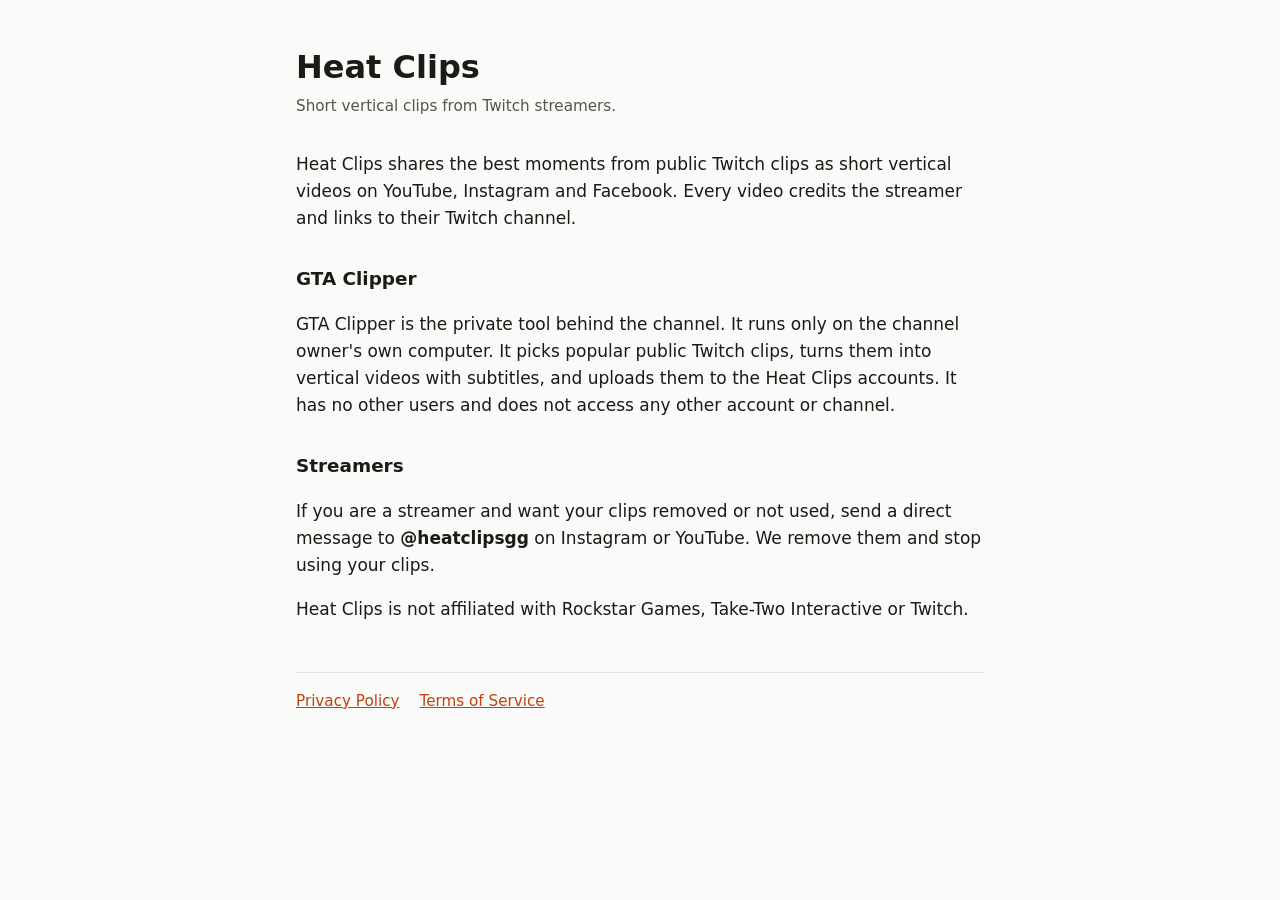
<file: index.html>
<!doctype html>
<html lang="en"><head><meta charset="utf-8"><meta name="viewport" content="width=device-width,initial-scale=1">
<title>Heat Clips</title><meta name="description" content="Heat Clips – short vertical clips from Twitch streamers.">
<link rel="stylesheet" href="style.css"></head><body><main>
<h1>Heat Clips</h1>
<p class="meta">Short vertical clips from Twitch streamers.</p>
<p>Heat Clips shares the best moments from public Twitch clips as short vertical videos on YouTube, Instagram and
Facebook. Every video credits the streamer and links to their Twitch channel.</p>
<h2>GTA Clipper</h2>
<p>GTA Clipper is the private tool behind the channel. It runs only on the channel owner's own computer. It picks
popular public Twitch clips, turns them into vertical videos with subtitles, and uploads them to the Heat Clips
accounts. It has no other users and does not access any other account or channel.</p>
<h2>Streamers</h2>
<p>If you are a streamer and want your clips removed or not used, send a direct message to <strong>@heatclipsgg</strong>
on Instagram or YouTube. We remove them and stop using your clips.</p>
<p>Heat Clips is not affiliated with Rockstar Games, Take-Two Interactive or Twitch.</p>
<nav><a href="privacy.html">Privacy Policy</a><a href="terms.html">Terms of Service</a></nav>
</main></body></html>
</file>
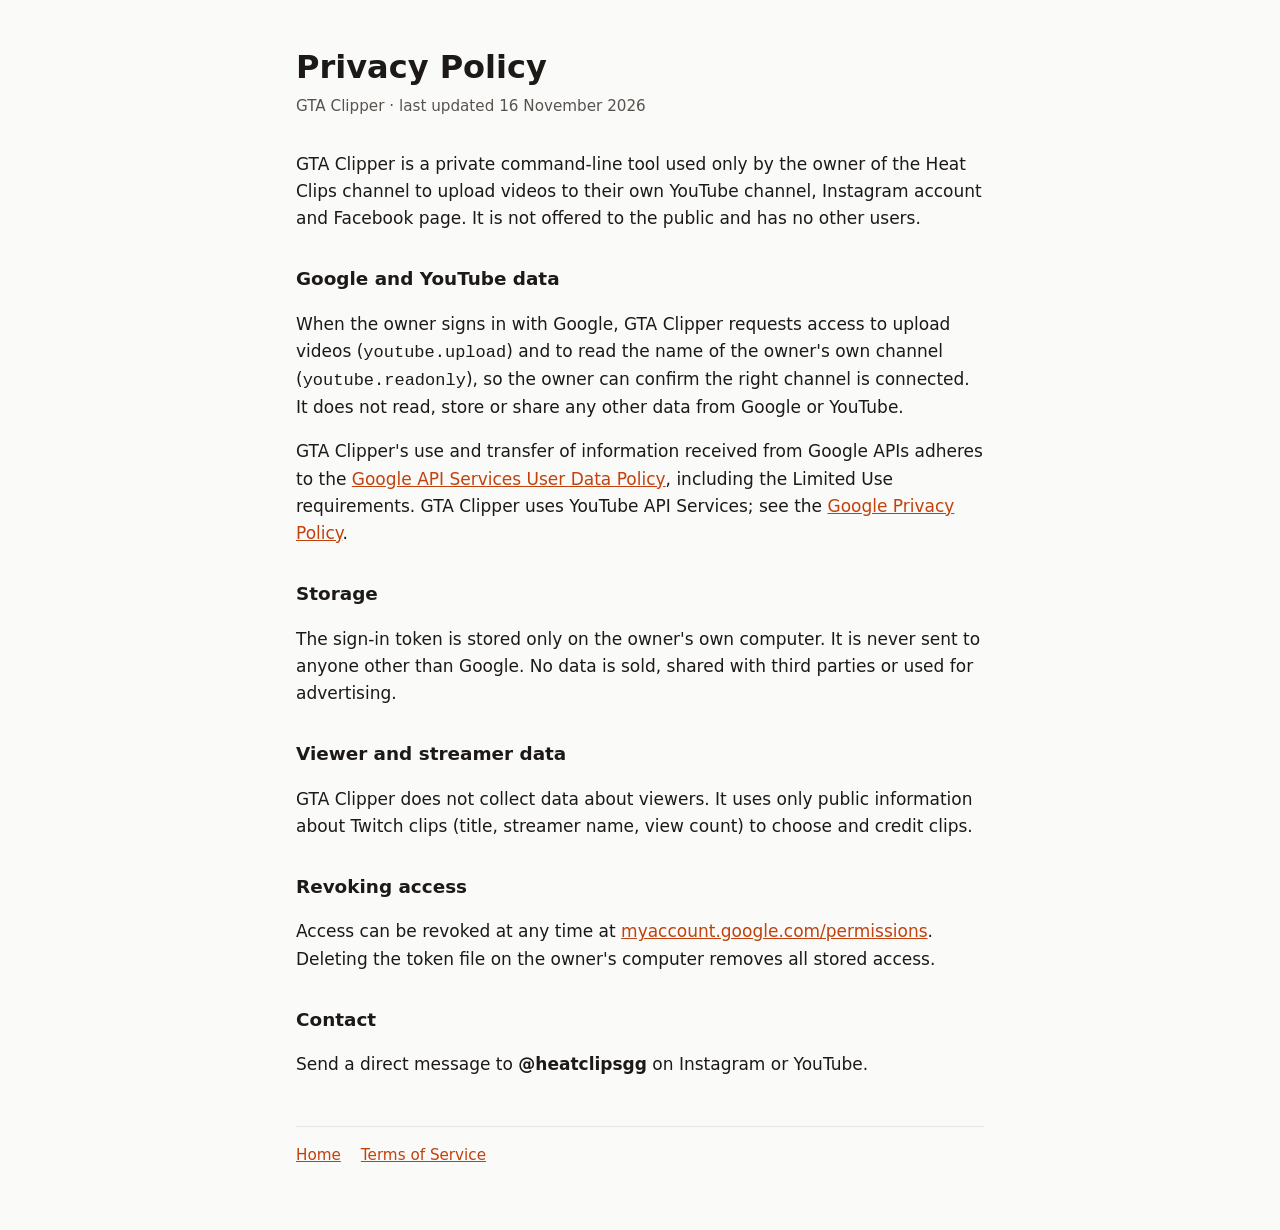
<file: privacy.html>
<!doctype html>
<html lang="en"><head><meta charset="utf-8"><meta name="viewport" content="width=device-width,initial-scale=1">
<title>Privacy Policy – Heat Clips</title><link rel="stylesheet" href="style.css"></head><body><main>
<h1>Privacy Policy</h1>
<p class="meta">GTA Clipper · last updated 16 November 2026</p>
<p>GTA Clipper is a private command-line tool used only by the owner of the Heat Clips channel to upload videos to
their own YouTube channel, Instagram account and Facebook page. It is not offered to the public and has no other users.</p>
<h2>Google and YouTube data</h2>
<p>When the owner signs in with Google, GTA Clipper requests access to upload videos (<code>youtube.upload</code>) and
to read the name of the owner's own channel (<code>youtube.readonly</code>), so the owner can confirm the right channel
is connected. It does not read, store or share any other data from Google or YouTube.</p>
<p>GTA Clipper's use and transfer of information received from Google APIs adheres to the
<a href="https://developers.google.com/terms/api-services-user-data-policy">Google API Services User Data Policy</a>,
including the Limited Use requirements. GTA Clipper uses YouTube API Services; see the
<a href="https://www.google.com/policies/privacy">Google Privacy Policy</a>.</p>
<h2>Storage</h2>
<p>The sign-in token is stored only on the owner's own computer. It is never sent to anyone other than Google. No data is
sold, shared with third parties or used for advertising.</p>
<h2>Viewer and streamer data</h2>
<p>GTA Clipper does not collect data about viewers. It uses only public information about Twitch clips (title, streamer
name, view count) to choose and credit clips.</p>
<h2>Revoking access</h2>
<p>Access can be revoked at any time at
<a href="https://myaccount.google.com/permissions">myaccount.google.com/permissions</a>. Deleting the token file on the
owner's computer removes all stored access.</p>
<h2>Contact</h2>
<p>Send a direct message to <strong>@heatclipsgg</strong> on Instagram or YouTube.</p>
<nav><a href="index.html">Home</a><a href="terms.html">Terms of Service</a></nav>
</main></body></html>
</file>
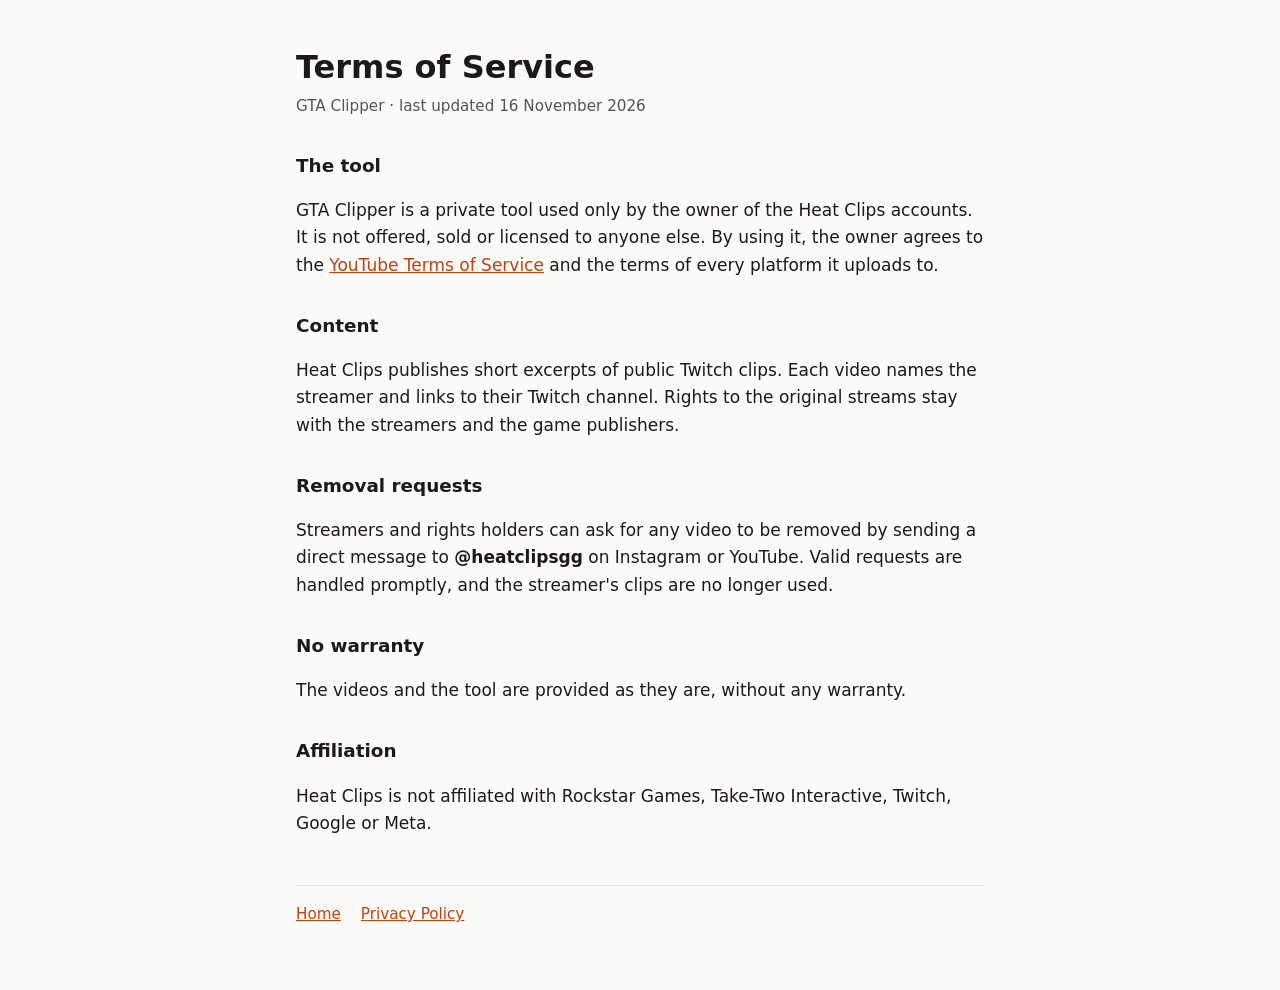
<file: terms.html>
<!doctype html>
<html lang="en"><head><meta charset="utf-8"><meta name="viewport" content="width=device-width,initial-scale=1">
<title>Terms of Service – Heat Clips</title><link rel="stylesheet" href="style.css"></head><body><main>
<h1>Terms of Service</h1>
<p class="meta">GTA Clipper · last updated 16 November 2026</p>
<h2>The tool</h2>
<p>GTA Clipper is a private tool used only by the owner of the Heat Clips accounts. It is not offered, sold or licensed
to anyone else. By using it, the owner agrees to the
<a href="https://www.youtube.com/t/terms">YouTube Terms of Service</a> and the terms of every platform it uploads to.</p>
<h2>Content</h2>
<p>Heat Clips publishes short excerpts of public Twitch clips. Each video names the streamer and links to their Twitch
channel. Rights to the original streams stay with the streamers and the game publishers.</p>
<h2>Removal requests</h2>
<p>Streamers and rights holders can ask for any video to be removed by sending a direct message to
<strong>@heatclipsgg</strong> on Instagram or YouTube. Valid requests are handled promptly, and the streamer's clips are
no longer used.</p>
<h2>No warranty</h2>
<p>The videos and the tool are provided as they are, without any warranty.</p>
<h2>Affiliation</h2>
<p>Heat Clips is not affiliated with Rockstar Games, Take-Two Interactive, Twitch, Google or Meta.</p>
<nav><a href="index.html">Home</a><a href="privacy.html">Privacy Policy</a></nav>
</main></body></html>
</file>
<file: style.css>
:root{--bg:#fafaf9;--fg:#1c1917;--muted:#57534e;--accent:#c2410c;--line:#e7e5e4}
@media (prefers-color-scheme:dark){:root{--bg:#1c1917;--fg:#f5f5f4;--muted:#a8a29e;--accent:#fb923c;--line:#44403c}}
*{box-sizing:border-box}
body{margin:0;background:var(--bg);color:var(--fg);font:17px/1.6 system-ui,-apple-system,"Segoe UI",sans-serif}
main{max-width:720px;margin:0 auto;padding:48px 16px 64px}
h1{font-size:2rem;line-height:1.2;margin:0 0 8px}
h2{font-size:1.15rem;margin:32px 0 8px}
p,li{color:var(--fg)}
.meta{color:var(--muted);font-size:.95rem;margin:0 0 32px}
a{color:var(--accent)}
nav{display:flex;gap:20px;border-top:1px solid var(--line);margin-top:48px;padding-top:16px;font-size:.95rem}
</file>
